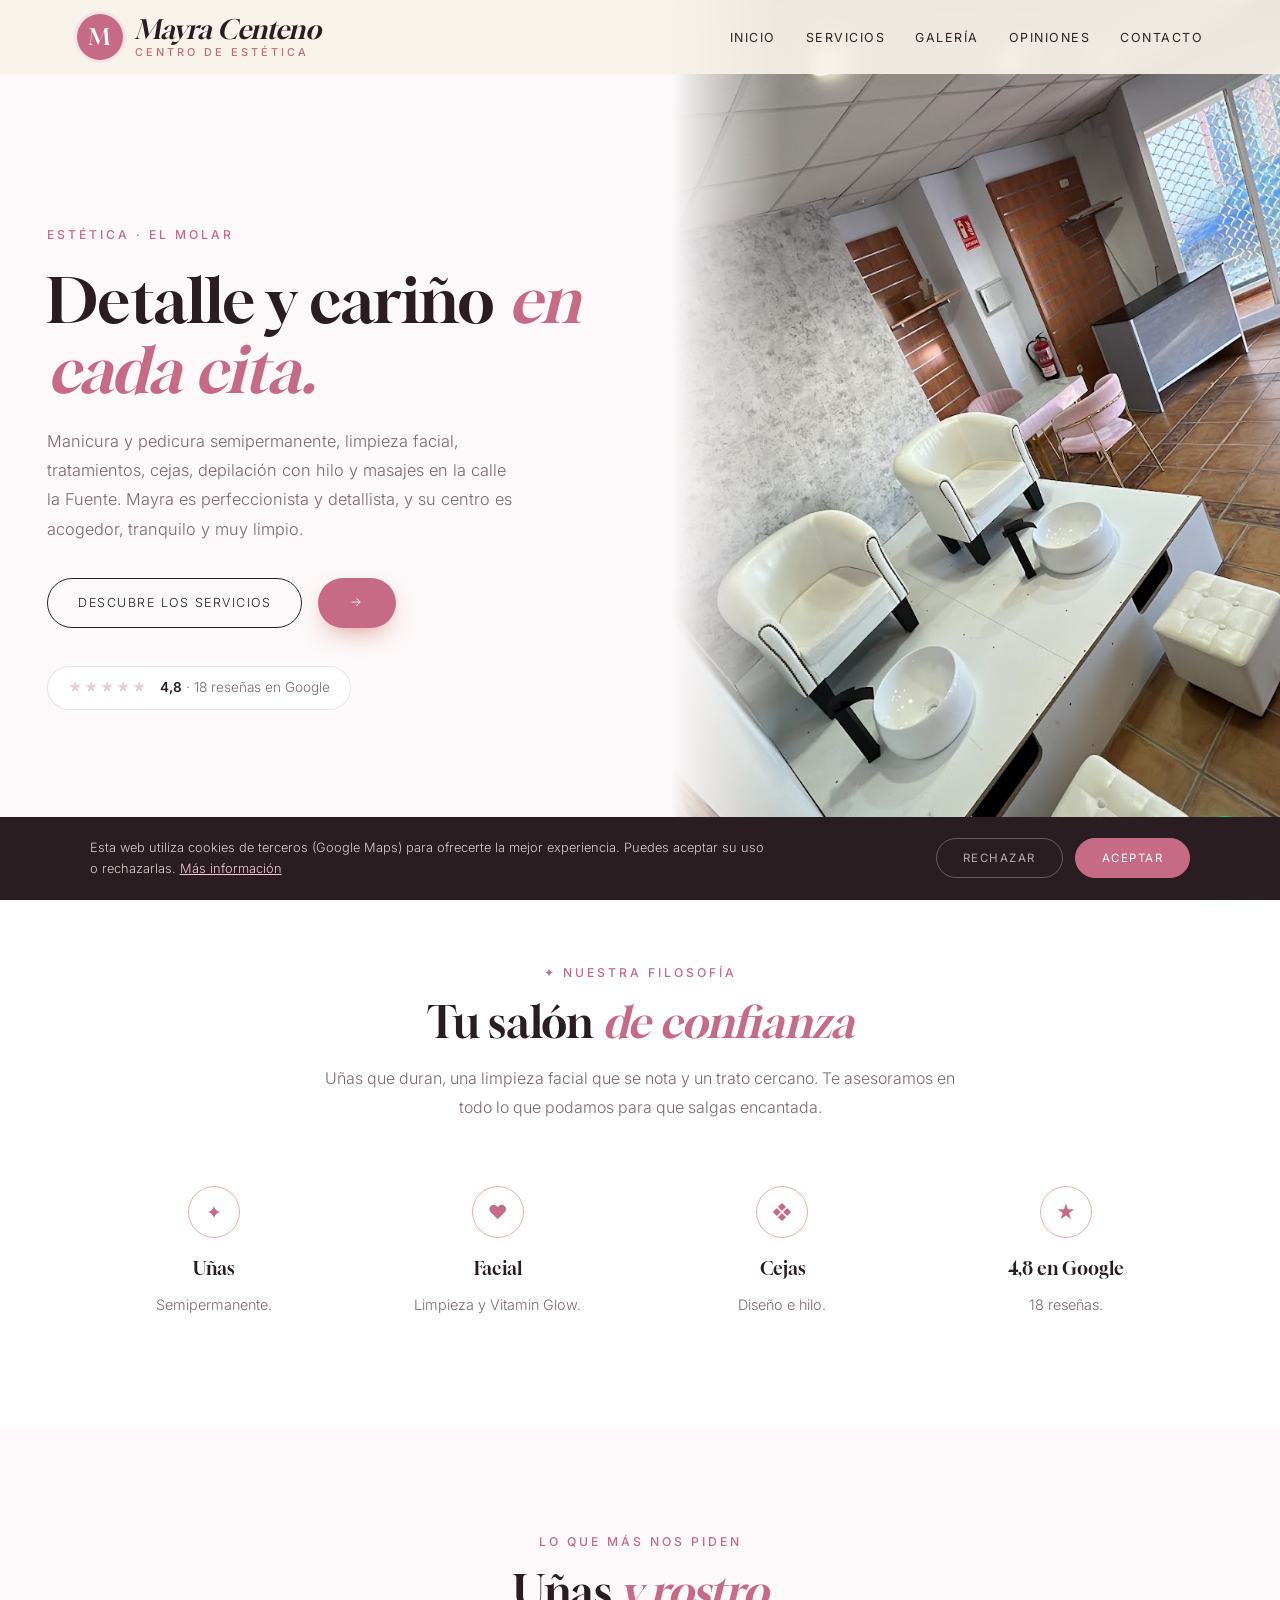
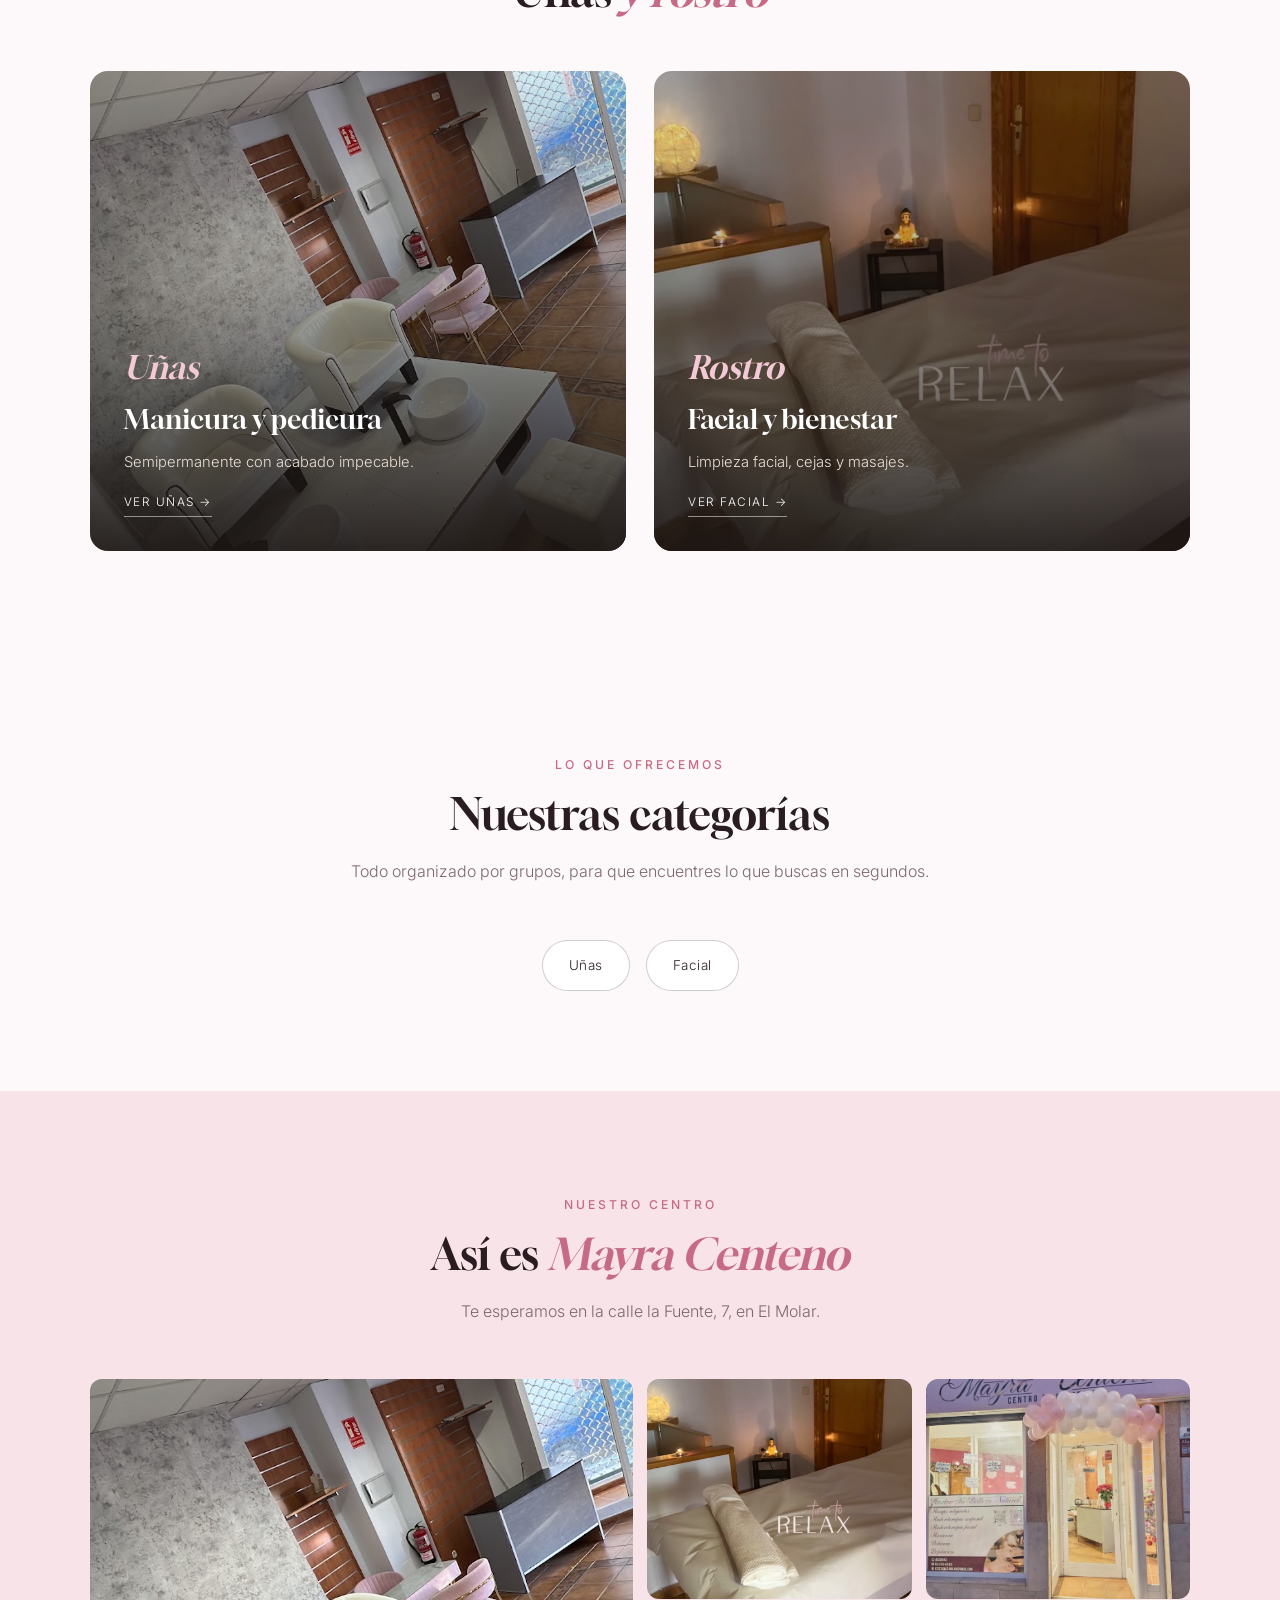
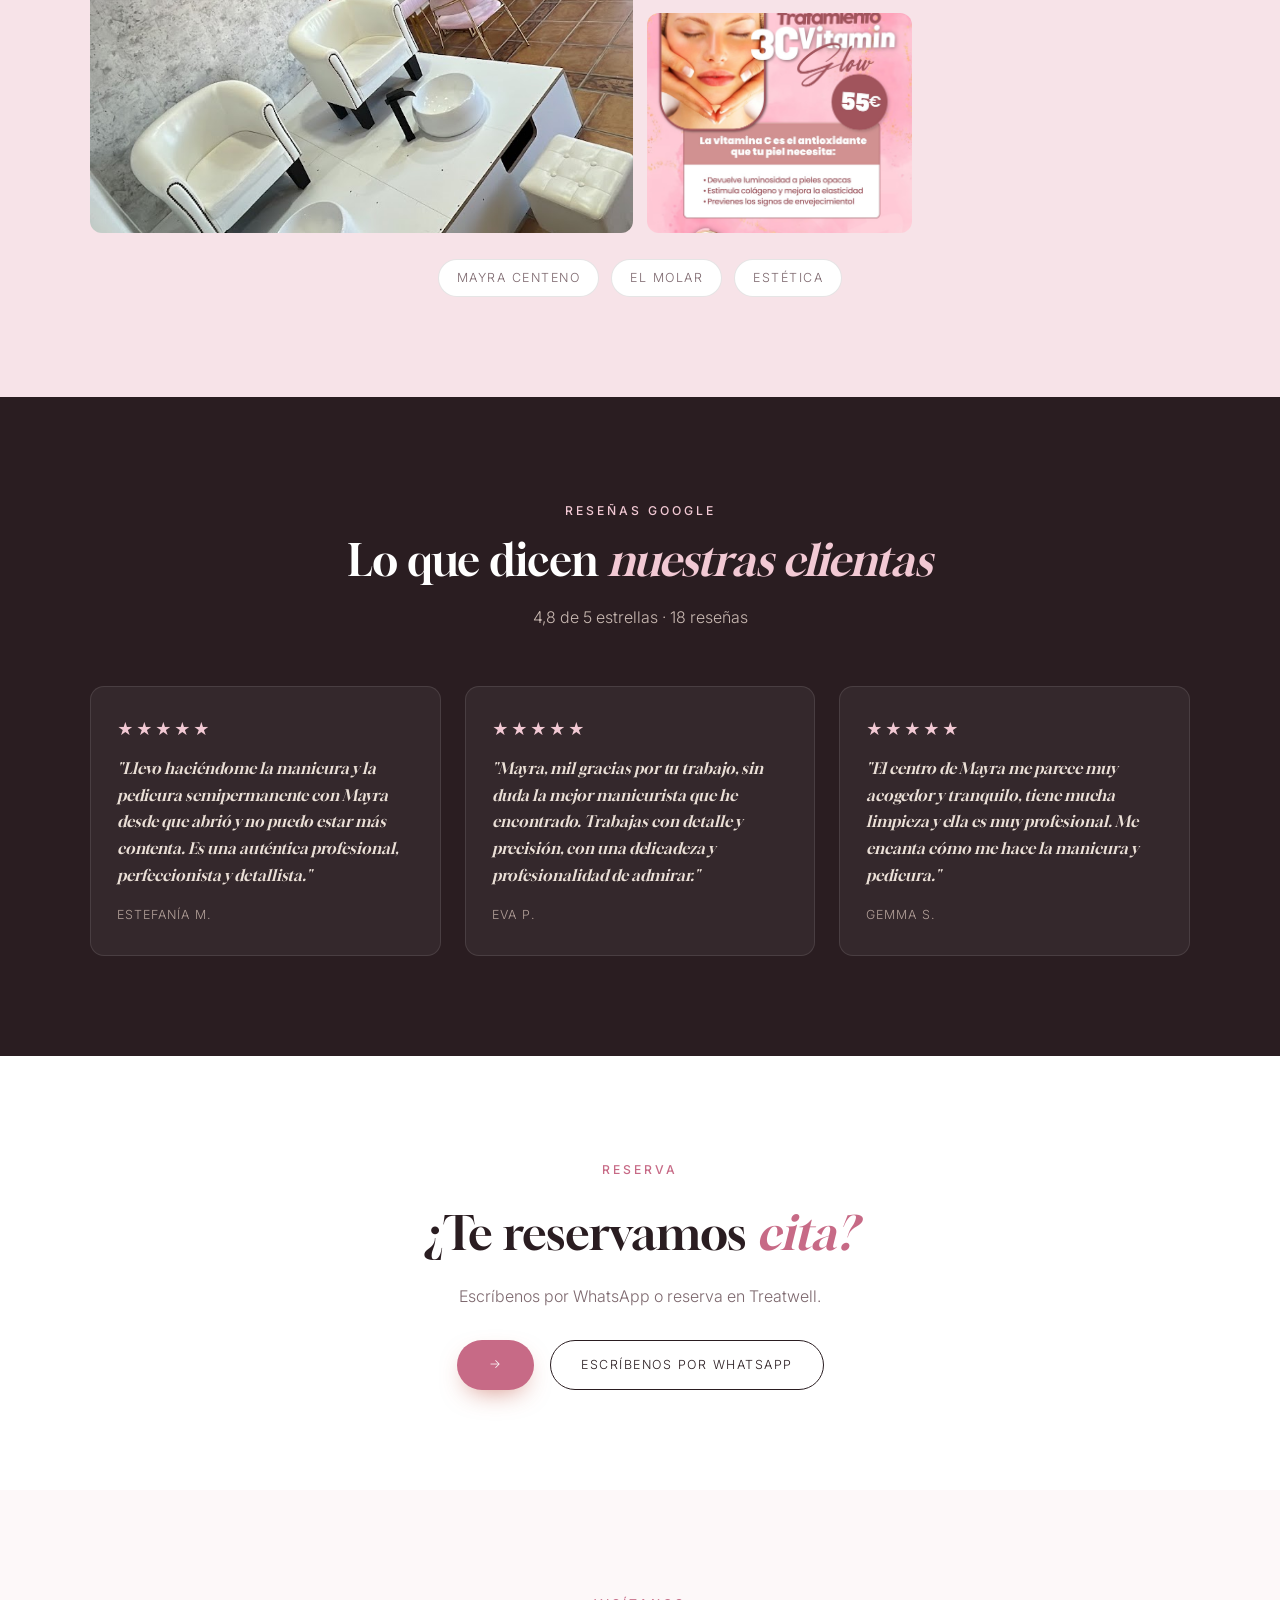
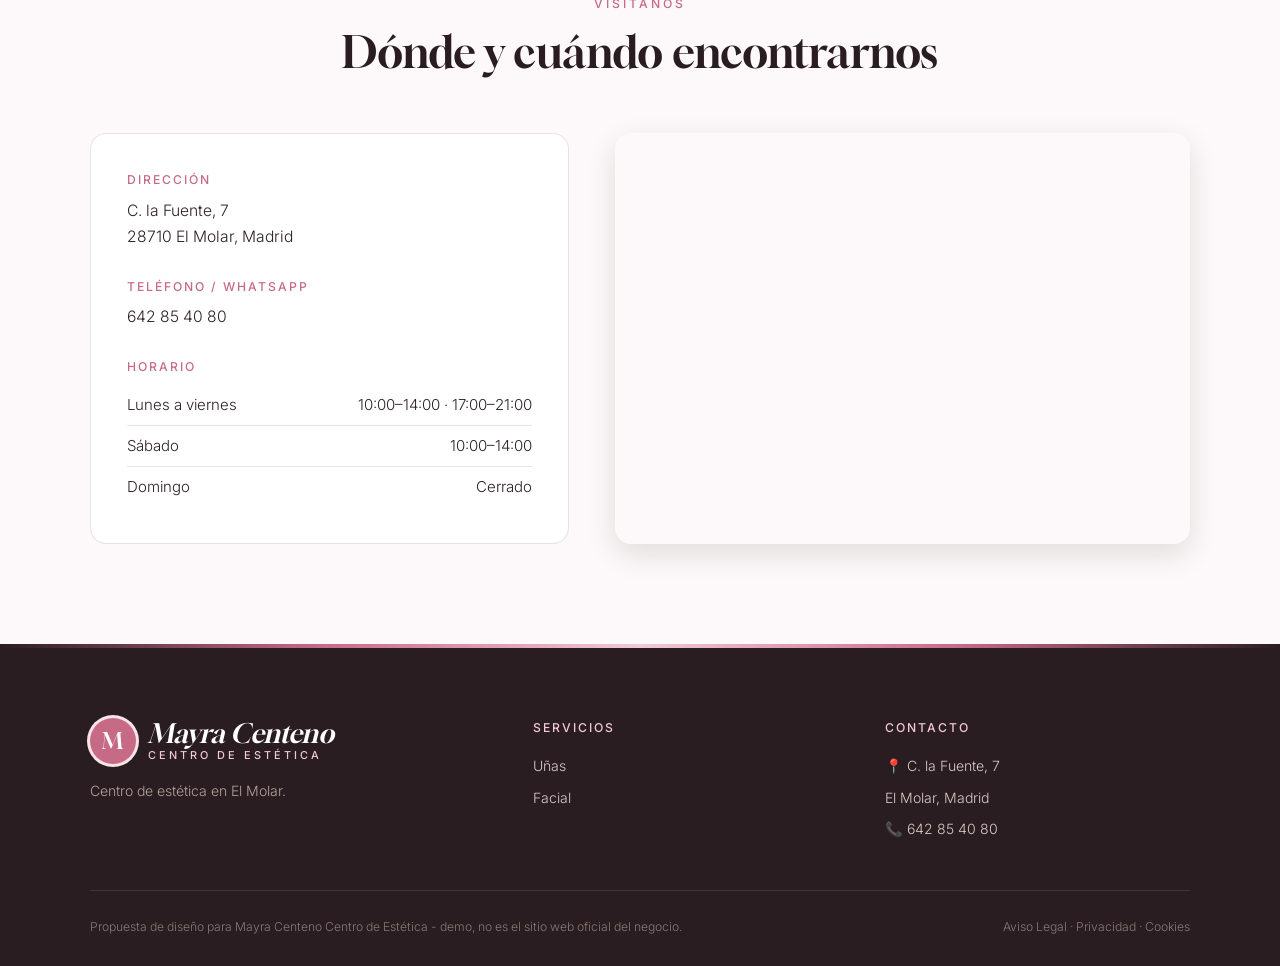
<file: index.html>
<!DOCTYPE html>
<html lang="es">
<head>
<meta charset="UTF-8">
<meta name="viewport" content="width=device-width, initial-scale=1.0">
<title>Mayra Centeno Centro de Estética — Manicura, pedicura y tratamientos faciales en El Molar</title>
<meta name="description" content="Mayra Centeno, centro de estética en C. la Fuente 7, El Molar. Manicura y pedicura semipermanente, limpieza facial, tratamiento 3C Vitamin Glow, diseño de cejas, depilación con hilo y masaje relajante. 4,8★ con 18 reseñas en Google.">
<meta name="theme-color" content="#2a1d21">
<meta property="og:title" content="Mayra Centeno Centro de Estética · El Molar">
<meta property="og:image" content="maps_09.jpg">

<link rel="preconnect" href="https://fonts.googleapis.com"><link rel="preconnect" href="https://fonts.gstatic.com" crossorigin><link href="https://fonts.googleapis.com/css2?family=Gloock&family=Inter:wght@300;400;500;600&display=swap" rel="stylesheet">
<link rel="stylesheet" href="styles.css">
</head>
<body>

<header id="header">
  <a href="index.html" class="logo" aria-label="Mayra Centeno Centro de Estética, inicio"><span class="logo-mark">M</span><span class="logo-text"><span class="script">Mayra Centeno</span><small>centro de estética</small></span></a>
  <nav id="nav" aria-label="Navegación principal"><ul><li><a href="index.html#inicio">Inicio</a></li><li><a href="servicios.html">Servicios</a></li><li><a href="index.html#galeria">Galería</a></li><li><a href="index.html#opiniones">Opiniones</a></li><li><a href="index.html#contacto">Contacto</a></li></ul></nav><button class="nav-toggle" id="navToggle" aria-label="Abrir menú">☰</button>
</header>

<section class="hero" id="inicio">
  <div class="hero-text">
    <span class="eyebrow">Estética · El Molar</span>
    <h1>Detalle y cariño <em>en cada cita.</em></h1>
    <p>Manicura y pedicura semipermanente, limpieza facial, tratamientos, cejas, depilación con hilo y masajes en la calle la Fuente. Mayra es perfeccionista y detallista, y su centro es acogedor, tranquilo y muy limpio.</p>
    <div class="hero-ctas">
      <a href="servicios.html" class="btn-outline">Descubre los servicios</a>
      <a href="" class="btn-solid" target="_blank" rel="noopener"> →</a>
    </div>
    <a class="hero-rating" href="https://www.google.com/maps/search/?api=1&query=Mayra+Centeno+centro+de+estetica,+C.+la+Fuente+7,+El+Molar" target="_blank" rel="noopener"><span class="stars">★★★★★</span><span><strong>4,8</strong> · 18 reseñas en Google</span></a>
  </div>
  <div class="hero-img"><img src="maps_09.jpg" alt="Centro de estética Mayra Centeno" style="object-position:center 50%;"></div>
</section>

<section class="trust">
  <div class="section-head">
    <span class="eyebrow">✦ Nuestra filosofía</span>
    <h2>Tu salón <em>de confianza</em></h2>
    <p>Uñas que duran, una limpieza facial que se nota y un trato cercano. Te asesoramos en todo lo que podamos para que salgas encantada.</p>
  </div>
  <div class="trust-grid">
    <div class="trust-card"><span class="trust-ic">✦</span><h3>Uñas</h3><p>Semipermanente.</p></div>
    <div class="trust-card"><span class="trust-ic">♥</span><h3>Facial</h3><p>Limpieza y Vitamin Glow.</p></div>
    <div class="trust-card"><span class="trust-ic">❖</span><h3>Cejas</h3><p>Diseño e hilo.</p></div>
    <div class="trust-card"><span class="trust-ic">★</span><h3>4,8 en Google</h3><p>18 reseñas.</p></div>
  </div>
</section>

<section class="worlds">
  <div class="section-head">
    <span class="eyebrow">Lo que más nos piden</span>
    <h2>Uñas <em>y rostro</em></h2>
  </div>
  <div class="worlds-grid">
    <a href="servicios.html#unas" class="world-card"><img src="maps_09.jpg" alt="Manicura y pedicura"><div class="world-text"><span class="script">Uñas</span><h3>Manicura y pedicura</h3><p>Semipermanente con acabado impecable.</p><span class="world-link">Ver uñas →</span></div></a>
    <a href="servicios.html#facial" class="world-card"><img src="maps_05.jpg" alt="Facial y bienestar"><div class="world-text"><span class="script">Rostro</span><h3>Facial y bienestar</h3><p>Limpieza facial, cejas y masajes.</p><span class="world-link">Ver facial →</span></div></a>
  </div>
</section>

<section>
  <div class="section-head">
    <span class="eyebrow">Lo que ofrecemos</span>
    <h2>Nuestras categorías</h2>
    <p>Todo organizado por grupos, para que encuentres lo que buscas en segundos.</p>
  </div>
  <div class="cat-pills">
    <a href="servicios.html#unas" class="cat-pill">Uñas</a>
    <a href="servicios.html#facial" class="cat-pill">Facial</a>
  </div>
</section>

<section class="gallery-wrap" id="galeria">
  <div class="section-head">
    <span class="eyebrow">Nuestro centro</span>
    <h2>Así es <em>Mayra Centeno</em></h2>
    <p>Te esperamos en la calle la Fuente, 7, en El Molar.</p>
  </div>
  <div class="gallery">
    <figure class="big"><img src="maps_09.jpg" alt="Zona de pedicura" loading="lazy"></figure>
    <figure><img src="maps_05.jpg" alt="Cabina de masajes" loading="lazy"></figure>
    <figure><img src="maps_03.jpg" alt="Nuestro centro" loading="lazy"></figure>
    <figure><img src="maps_11.jpg" alt="Tratamiento 3C Vitamin Glow" loading="lazy"></figure>
  </div>
  <div class="brands"><span>Mayra Centeno</span><span>El Molar</span><span>Estética</span></div>
</section>

<section class="reviews-wrap" id="opiniones">
  <div class="section-head">
    <span class="eyebrow">Reseñas Google</span>
    <h2>Lo que dicen <em>nuestras clientas</em></h2>
    <p>4,8 de 5 estrellas · 18 reseñas</p>
  </div>
  <div class="review-grid">
    <div class="review-card"><div class="stars">★★★★★</div><p>"Llevo haciéndome la manicura y la pedicura semipermanente con Mayra desde que abrió y no puedo estar más contenta. Es una auténtica profesional, perfeccionista y detallista."</p><cite>Estefanía M.</cite></div>
    <div class="review-card"><div class="stars">★★★★★</div><p>"Mayra, mil gracias por tu trabajo, sin duda la mejor manicurista que he encontrado. Trabajas con detalle y precisión, con una delicadeza y profesionalidad de admirar."</p><cite>Eva P.</cite></div>
    <div class="review-card"><div class="stars">★★★★★</div><p>"El centro de Mayra me parece muy acogedor y tranquilo, tiene mucha limpieza y ella es muy profesional. Me encanta cómo me hace la manicura y pedicura."</p><cite>Gemma S.</cite></div>
  </div>
</section>

<section class="cta-section">
  <span class="eyebrow">Reserva</span>
  <h2>¿Te reservamos <em>cita?</em></h2>
  <p>Escríbenos por WhatsApp o reserva en Treatwell.</p>
  <div class="cta-row">
    <a href="" class="btn-solid" target="_blank" rel="noopener"> →</a>
    <a href="https://wa.me/34642854080?text=Hola%2C%20quiero%20pedir%20cita%20en%20Mayra%20Centeno" class="btn-outline" target="_blank" rel="noopener">Escríbenos por WhatsApp</a>
  </div>
</section>

<section class="contact-section" id="contacto">
  <div class="section-head">
    <span class="eyebrow">Visítanos</span>
    <h2>Dónde y cuándo encontrarnos</h2>
  </div>
  <div class="contact-grid">
    <div class="contact-info">
      <div class="contact-block"><h3>Dirección</h3><p>C. la Fuente, 7<br>28710 El Molar, Madrid</p></div>
      <div class="contact-block"><h3>Teléfono / WhatsApp</h3><p><a href="tel:+34642854080">642 85 40 80</a></p></div>
      <div class="contact-block"><h3>Horario</h3><ul class="hours-list"><li><span>Lunes a viernes</span><span>10:00–14:00 · 17:00–21:00</span></li><li><span>Sábado</span><span>10:00–14:00</span></li><li><span>Domingo</span><span>Cerrado</span></li></ul></div>
      
    </div>
    <div class="contact-map">
      <iframe title="Mapa de Mayra Centeno Centro de Estética" src="https://www.google.com/maps?q=Mayra+Centeno+centro+de+estetica,+C.+la+Fuente+7,+El+Molar&output=embed" width="100%" height="100%" style="border:0;" allowfullscreen="" loading="lazy" referrerpolicy="no-referrer-when-downgrade"></iframe>
    </div>
  </div>
</section>

<footer>
  <div class="footer-grid">
    <div class="footer-brand">
      <a href="index.html" class="logo light"><span class="logo-mark">M</span><span class="logo-text"><span class="script">Mayra Centeno</span><small>centro de estética</small></span></a>
      <p>Centro de estética en El Molar.</p>
    </div>
    <div><h4>Servicios</h4><ul><li><a href="servicios.html#unas">Uñas</a></li><li><a href="servicios.html#facial">Facial</a></li></ul></div>
    <div><h4>Contacto</h4><ul><li>📍 C. la Fuente, 7</li><li>El Molar, Madrid</li><li>📞 <a href="tel:+34642854080">642 85 40 80</a></li></ul></div>
  </div>
  <div class="footer-bottom">
    <span>Propuesta de diseño para Mayra Centeno Centro de Estética - demo, no es el sitio web oficial del negocio.</span>
    <span><a href="aviso-legal.html">Aviso Legal</a> &middot; <a href="politica-privacidad.html">Privacidad</a> &middot; <a href="politica-cookies.html">Cookies</a></span>
  </div>
</footer>

<div id="cookie-banner" class="cookie-banner"><p>Esta web utiliza cookies de terceros (Google Maps) para ofrecerte la mejor experiencia. Puedes aceptar su uso o rechazarlas. <a href="politica-cookies.html">Más información</a></p><div class="cookie-actions"><button onclick="setCookieChoice('rejected')" class="ck-reject">Rechazar</button><button onclick="setCookieChoice('accepted')" class="ck-accept">Aceptar</button></div></div>
<div class="social-fabs"><a class="wa-fab" href="https://wa.me/34642854080?text=Hola%2C%20quiero%20pedir%20cita%20en%20Mayra%20Centeno" target="_blank" rel="noopener" aria-label="Escribir por WhatsApp"><svg width="28" height="28" viewBox="0 0 24 24" fill="white"><path d="M17.5 14.4c-.3-.1-1.8-.9-2-1s-.5-.1-.7.1-.8 1-.9 1.2-.3.2-.6.1a8.2 8.2 0 0 1-2.4-1.5 9 9 0 0 1-1.7-2.1c-.2-.3 0-.5.1-.6l.4-.5.3-.5v-.5l-.9-2.2c-.2-.6-.5-.5-.7-.5h-.6a1.1 1.1 0 0 0-.8.4 3.4 3.4 0 0 0-1 2.5 5.9 5.9 0 0 0 1.2 3.1 13.5 13.5 0 0 0 5.2 4.6c2.6 1 2.6.7 3.1.6a2.6 2.6 0 0 0 1.7-1.2 2.1 2.1 0 0 0 .2-1.2c-.1-.1-.3-.2-.6-.3ZM12 21.8a9.8 9.8 0 0 1-5-1.4l-.4-.2-3.7 1 1-3.6-.2-.4A9.8 9.8 0 1 1 12 21.8Zm8.4-18.3A11.8 11.8 0 0 0 1.8 17.7L.2 23.8l6.3-1.6a11.8 11.8 0 0 0 5.6 1.4A11.8 11.8 0 0 0 20.4 3.5Z"/></svg></a></div>
<script src="main.js"></script>
</body>
</html>
</file>
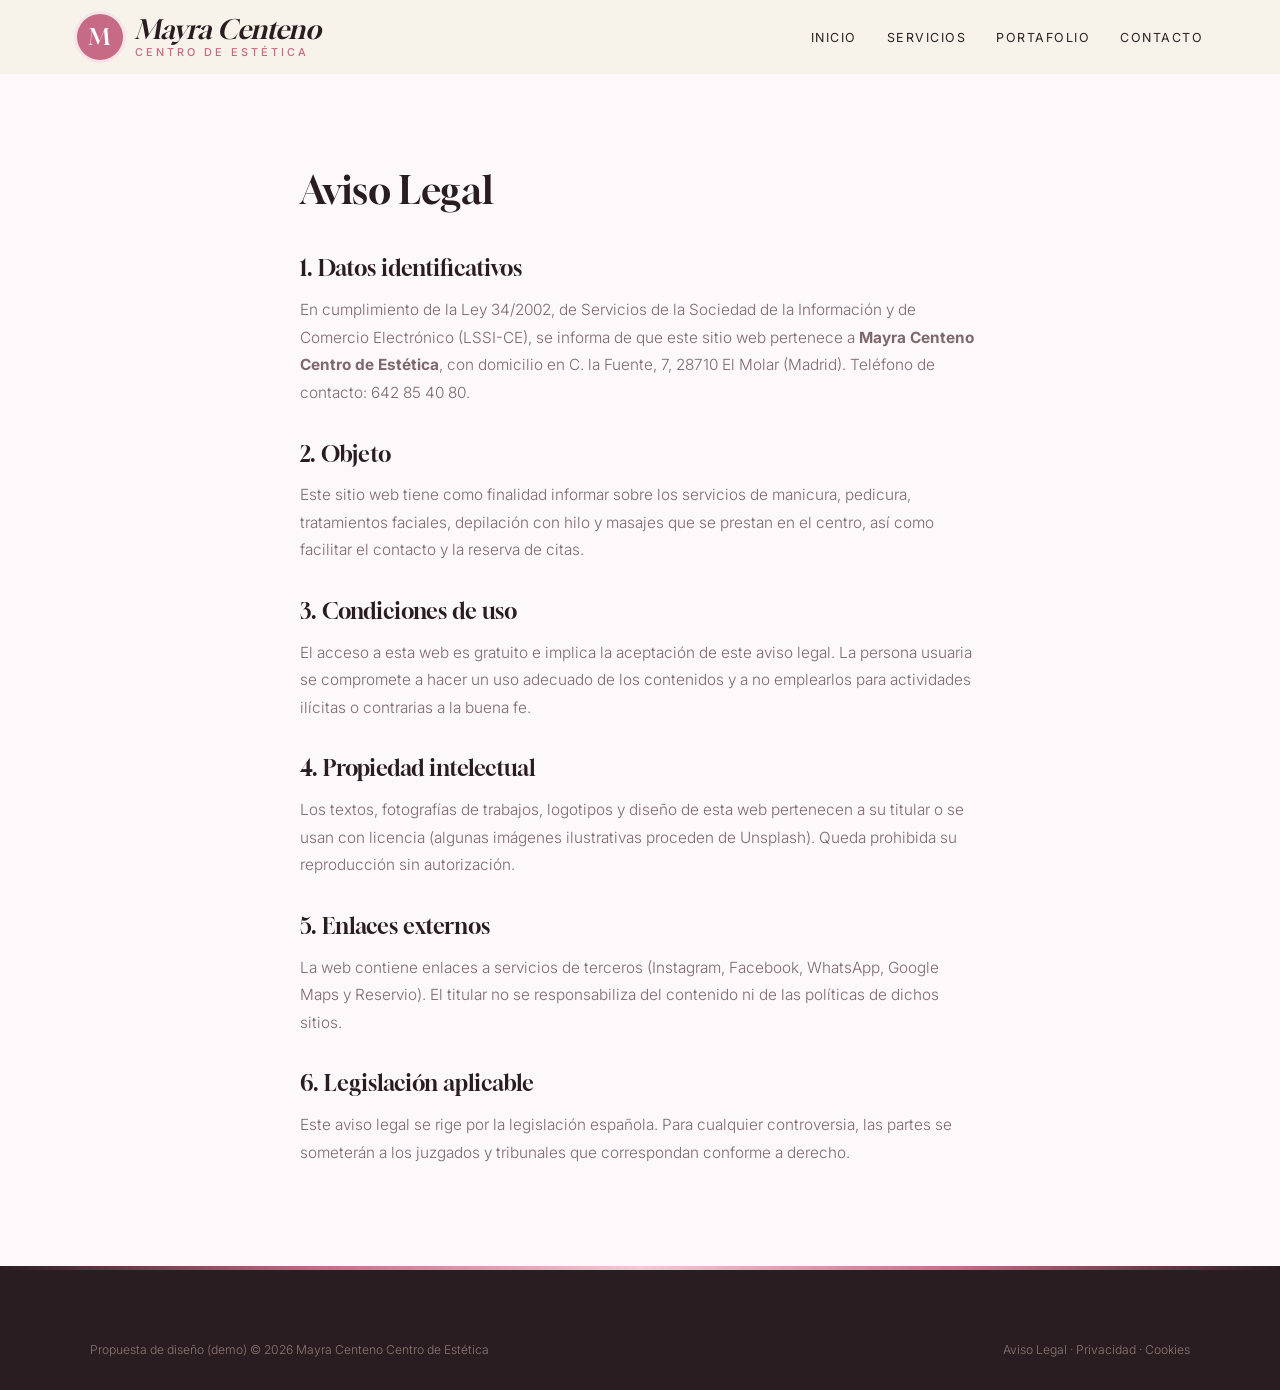
<file: aviso-legal.html>
<!DOCTYPE html>
<html lang="es">
<head>
<meta charset="UTF-8">
<meta name="viewport" content="width=device-width, initial-scale=1.0">
<title>Aviso Legal — Mayra Centeno Centro de Estética</title>
<meta name="robots" content="noindex">

<link rel="preconnect" href="https://fonts.googleapis.com">
<link href="https://fonts.googleapis.com/css2?family=Gloock&family=Inter:wght@300;400;500;600&display=swap" rel="stylesheet">
<link rel="stylesheet" href="styles.css">
</head>
<body>
<header id="header" class="scrolled">
  <a href="index.html" class="logo" aria-label="Mayra Centeno Centro de Estética, inicio">
    <span class="logo-mark">M</span>
    <span class="logo-text"><span class="script">Mayra Centeno</span><small>centro de estética</small></span>
  </a>
  <nav id="nav" aria-label="Navegación principal">
    <ul>
      <li><a href="index.html#inicio">Inicio</a></li>
      <li><a href="servicios.html">Servicios</a></li>
      <li><a href="portafolio.html">Portafolio</a></li>
      <li><a href="index.html#contacto">Contacto</a></li>
    </ul>
  </nav>
  <button class="nav-toggle" id="navToggle" aria-label="Abrir menú">☰</button>
</header>
<main class="legal"><h1>Aviso Legal</h1>
<h2>1. Datos identificativos</h2>
<p>En cumplimiento de la Ley 34/2002, de Servicios de la Sociedad de la Información y de Comercio Electrónico (LSSI-CE), se informa de que este sitio web pertenece a <strong>Mayra Centeno Centro de Estética</strong>, con domicilio en C. la Fuente, 7, 28710 El Molar (Madrid). Teléfono de contacto: 642 85 40 80.</p>
<h2>2. Objeto</h2>
<p>Este sitio web tiene como finalidad informar sobre los servicios de manicura, pedicura, tratamientos faciales, depilación con hilo y masajes que se prestan en el centro, así como facilitar el contacto y la reserva de citas.</p>
<h2>3. Condiciones de uso</h2>
<p>El acceso a esta web es gratuito e implica la aceptación de este aviso legal. La persona usuaria se compromete a hacer un uso adecuado de los contenidos y a no emplearlos para actividades ilícitas o contrarias a la buena fe.</p>
<h2>4. Propiedad intelectual</h2>
<p>Los textos, fotografías de trabajos, logotipos y diseño de esta web pertenecen a su titular o se usan con licencia (algunas imágenes ilustrativas proceden de Unsplash). Queda prohibida su reproducción sin autorización.</p>
<h2>5. Enlaces externos</h2>
<p>La web contiene enlaces a servicios de terceros (Instagram, Facebook, WhatsApp, Google Maps y Reservio). El titular no se responsabiliza del contenido ni de las políticas de dichos sitios.</p>
<h2>6. Legislación aplicable</h2>
<p>Este aviso legal se rige por la legislación española. Para cualquier controversia, las partes se someterán a los juzgados y tribunales que correspondan conforme a derecho.</p></main>
<footer>
  <div class="footer-bottom" style="margin-top:0">
    <span>Propuesta de diseño (demo) © 2026 Mayra Centeno Centro de Estética</span>
    <span><a href="aviso-legal.html">Aviso Legal</a> &middot; <a href="politica-privacidad.html">Privacidad</a> &middot; <a href="politica-cookies.html">Cookies</a></span>
  </div>
</footer>
<script src="main.js"></script>
</body>
</html>
</file>
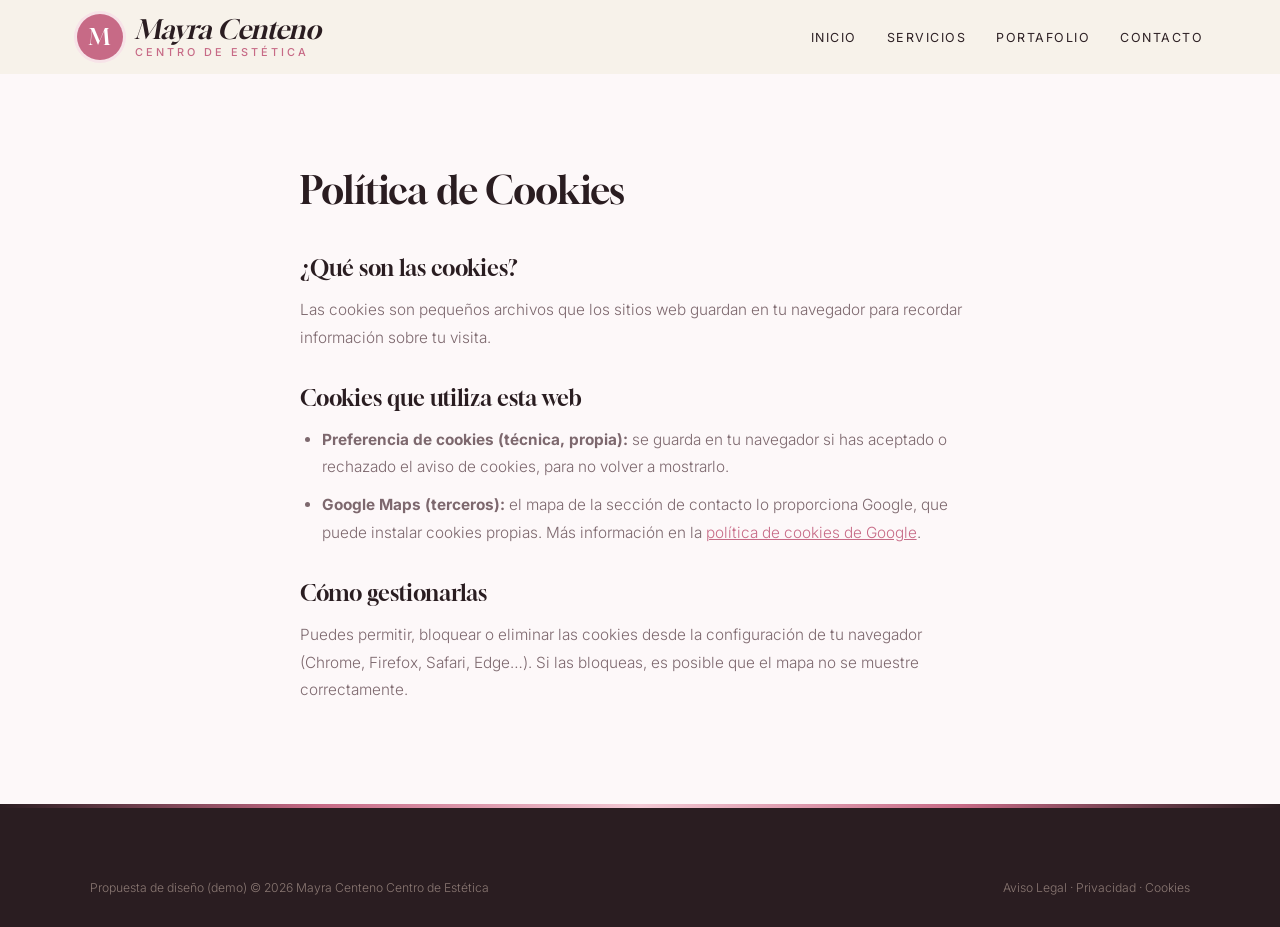
<file: politica-cookies.html>
<!DOCTYPE html>
<html lang="es">
<head>
<meta charset="UTF-8">
<meta name="viewport" content="width=device-width, initial-scale=1.0">
<title>Política de Cookies — Mayra Centeno Centro de Estética</title>
<meta name="robots" content="noindex">

<link rel="preconnect" href="https://fonts.googleapis.com">
<link href="https://fonts.googleapis.com/css2?family=Gloock&family=Inter:wght@300;400;500;600&display=swap" rel="stylesheet">
<link rel="stylesheet" href="styles.css">
</head>
<body>
<header id="header" class="scrolled">
  <a href="index.html" class="logo" aria-label="Mayra Centeno Centro de Estética, inicio">
    <span class="logo-mark">M</span>
    <span class="logo-text"><span class="script">Mayra Centeno</span><small>centro de estética</small></span>
  </a>
  <nav id="nav" aria-label="Navegación principal">
    <ul>
      <li><a href="index.html#inicio">Inicio</a></li>
      <li><a href="servicios.html">Servicios</a></li>
      <li><a href="portafolio.html">Portafolio</a></li>
      <li><a href="index.html#contacto">Contacto</a></li>
    </ul>
  </nav>
  <button class="nav-toggle" id="navToggle" aria-label="Abrir menú">☰</button>
</header>
<main class="legal"><h1>Política de Cookies</h1>
<h2>¿Qué son las cookies?</h2>
<p>Las cookies son pequeños archivos que los sitios web guardan en tu navegador para recordar información sobre tu visita.</p>
<h2>Cookies que utiliza esta web</h2>
<ul>
<li><strong>Preferencia de cookies (técnica, propia):</strong> se guarda en tu navegador si has aceptado o rechazado el aviso de cookies, para no volver a mostrarlo.</li>
<li><strong>Google Maps (terceros):</strong> el mapa de la sección de contacto lo proporciona Google, que puede instalar cookies propias. Más información en la <a href="https://policies.google.com/technologies/cookies" target="_blank" rel="noopener">política de cookies de Google</a>.</li>
</ul>
<h2>Cómo gestionarlas</h2>
<p>Puedes permitir, bloquear o eliminar las cookies desde la configuración de tu navegador (Chrome, Firefox, Safari, Edge…). Si las bloqueas, es posible que el mapa no se muestre correctamente.</p></main>
<footer>
  <div class="footer-bottom" style="margin-top:0">
    <span>Propuesta de diseño (demo) © 2026 Mayra Centeno Centro de Estética</span>
    <span><a href="aviso-legal.html">Aviso Legal</a> &middot; <a href="politica-privacidad.html">Privacidad</a> &middot; <a href="politica-cookies.html">Cookies</a></span>
  </div>
</footer>
<script src="main.js"></script>
</body>
</html>
</file>
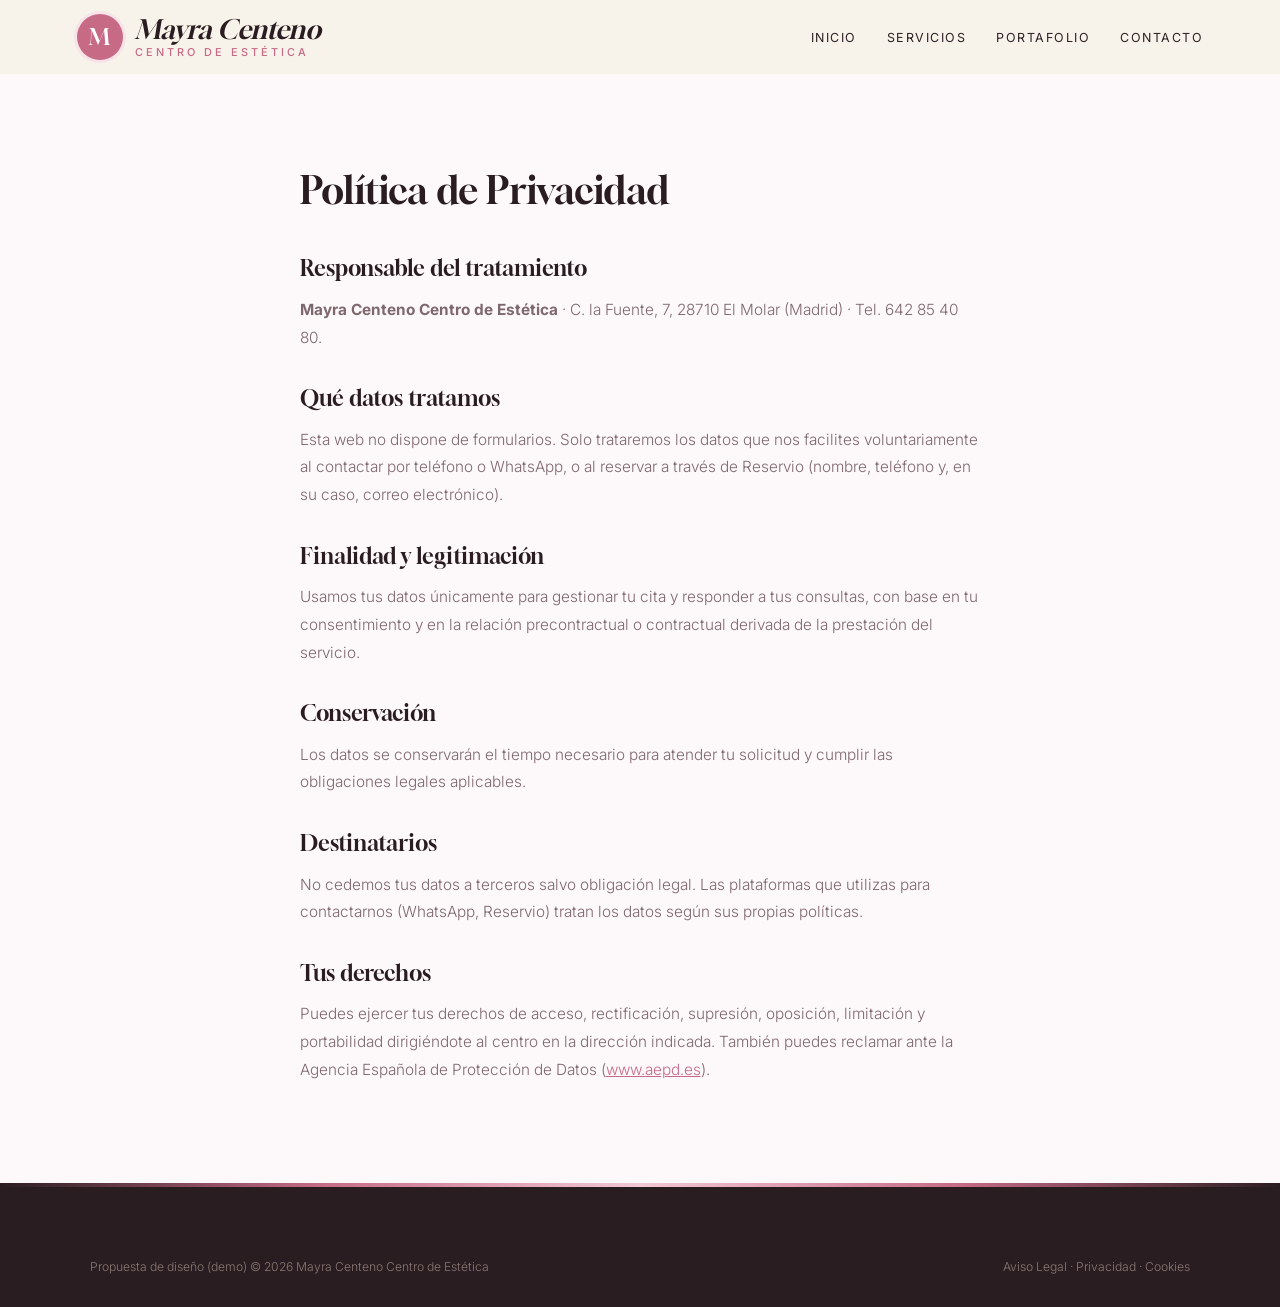
<file: politica-privacidad.html>
<!DOCTYPE html>
<html lang="es">
<head>
<meta charset="UTF-8">
<meta name="viewport" content="width=device-width, initial-scale=1.0">
<title>Política de Privacidad — Mayra Centeno Centro de Estética</title>
<meta name="robots" content="noindex">

<link rel="preconnect" href="https://fonts.googleapis.com">
<link href="https://fonts.googleapis.com/css2?family=Gloock&family=Inter:wght@300;400;500;600&display=swap" rel="stylesheet">
<link rel="stylesheet" href="styles.css">
</head>
<body>
<header id="header" class="scrolled">
  <a href="index.html" class="logo" aria-label="Mayra Centeno Centro de Estética, inicio">
    <span class="logo-mark">M</span>
    <span class="logo-text"><span class="script">Mayra Centeno</span><small>centro de estética</small></span>
  </a>
  <nav id="nav" aria-label="Navegación principal">
    <ul>
      <li><a href="index.html#inicio">Inicio</a></li>
      <li><a href="servicios.html">Servicios</a></li>
      <li><a href="portafolio.html">Portafolio</a></li>
      <li><a href="index.html#contacto">Contacto</a></li>
    </ul>
  </nav>
  <button class="nav-toggle" id="navToggle" aria-label="Abrir menú">☰</button>
</header>
<main class="legal"><h1>Política de Privacidad</h1>
<h2>Responsable del tratamiento</h2>
<p><strong>Mayra Centeno Centro de Estética</strong> · C. la Fuente, 7, 28710 El Molar (Madrid) · Tel. 642 85 40 80.</p>
<h2>Qué datos tratamos</h2>
<p>Esta web no dispone de formularios. Solo trataremos los datos que nos facilites voluntariamente al contactar por teléfono o WhatsApp, o al reservar a través de Reservio (nombre, teléfono y, en su caso, correo electrónico).</p>
<h2>Finalidad y legitimación</h2>
<p>Usamos tus datos únicamente para gestionar tu cita y responder a tus consultas, con base en tu consentimiento y en la relación precontractual o contractual derivada de la prestación del servicio.</p>
<h2>Conservación</h2>
<p>Los datos se conservarán el tiempo necesario para atender tu solicitud y cumplir las obligaciones legales aplicables.</p>
<h2>Destinatarios</h2>
<p>No cedemos tus datos a terceros salvo obligación legal. Las plataformas que utilizas para contactarnos (WhatsApp, Reservio) tratan los datos según sus propias políticas.</p>
<h2>Tus derechos</h2>
<p>Puedes ejercer tus derechos de acceso, rectificación, supresión, oposición, limitación y portabilidad dirigiéndote al centro en la dirección indicada. También puedes reclamar ante la Agencia Española de Protección de Datos (<a href="https://www.aepd.es" target="_blank" rel="noopener">www.aepd.es</a>).</p></main>
<footer>
  <div class="footer-bottom" style="margin-top:0">
    <span>Propuesta de diseño (demo) © 2026 Mayra Centeno Centro de Estética</span>
    <span><a href="aviso-legal.html">Aviso Legal</a> &middot; <a href="politica-privacidad.html">Privacidad</a> &middot; <a href="politica-cookies.html">Cookies</a></span>
  </div>
</footer>
<script src="main.js"></script>
</body>
</html>
</file>
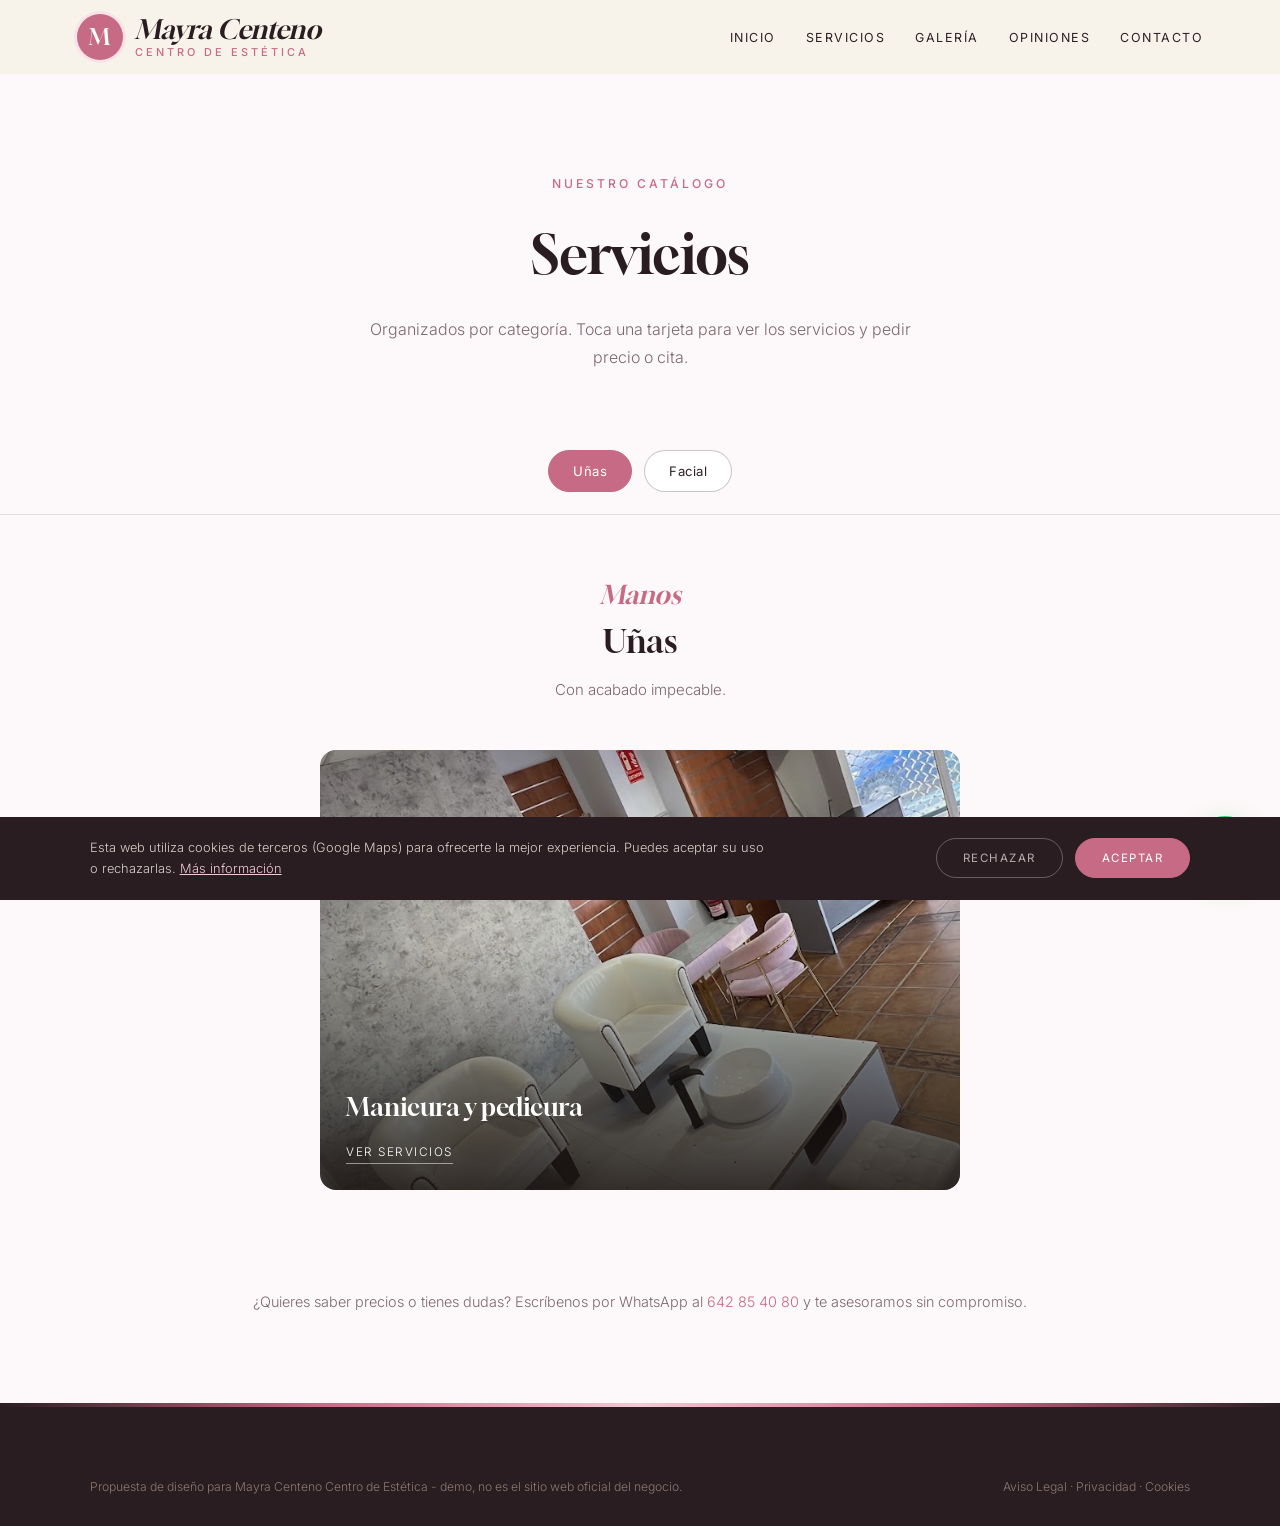
<file: servicios.html>
<!DOCTYPE html>
<html lang="es">
<head>
<meta charset="UTF-8">
<meta name="viewport" content="width=device-width, initial-scale=1.0">
<title>Servicios — Mayra Centeno Centro de Estética · El Molar</title>
<meta name="description" content="Servicios de Mayra Centeno Centro de Estética en El Molar.">

<link rel="preconnect" href="https://fonts.googleapis.com"><link rel="preconnect" href="https://fonts.gstatic.com" crossorigin><link href="https://fonts.googleapis.com/css2?family=Gloock&family=Inter:wght@300;400;500;600&display=swap" rel="stylesheet">
<link rel="stylesheet" href="styles.css">
</head>
<body>

<header id="header" class="scrolled">
  <a href="index.html" class="logo" aria-label="Mayra Centeno Centro de Estética, inicio"><span class="logo-mark">M</span><span class="logo-text"><span class="script">Mayra Centeno</span><small>centro de estética</small></span></a>
  <nav id="nav" aria-label="Navegación principal"><ul><li><a href="index.html#inicio">Inicio</a></li><li><a href="servicios.html">Servicios</a></li><li><a href="index.html#galeria">Galería</a></li><li><a href="index.html#opiniones">Opiniones</a></li><li><a href="index.html#contacto">Contacto</a></li></ul></nav><button class="nav-toggle" id="navToggle" aria-label="Abrir menú">☰</button>
</header>

<div class="page-hero">
  <span class="eyebrow">Nuestro catálogo</span>
  <h1>Servicios</h1>
  <p>Organizados por categoría. Toca una tarjeta para ver los servicios y pedir precio o cita.</p>
</div>

<div class="tabs">
  <button class="tab-btn active" data-tab="unas">Uñas</button>
  <button class="tab-btn" data-tab="facial">Facial</button>
  
</div>

<div class="tab-panel active" id="unas">
  <div class="tab-intro"><span class="script">Manos</span><h2>Uñas</h2><p>Con acabado impecable.</p></div>
  <div class="cat-grid single">
    <div class="cat-card" onclick="openModal('unas')"><img src="maps_09.jpg" alt="Manicura y pedicura" loading="lazy"><div class="cat-card-text"><h3>Manicura y pedicura</h3><span>Ver servicios</span></div></div>
  </div>
</div>

<div class="tab-panel" id="facial">
  <div class="tab-intro"><span class="script">Rostro</span><h2>Facial</h2><p>Piel cuidada.</p></div>
  <div class="cat-grid single">
    <div class="cat-card" onclick="openModal('facial')"><img src="maps_05.jpg" alt="Facial y bienestar" loading="lazy"><div class="cat-card-text"><h3>Facial y bienestar</h3><span>Ver servicios</span></div></div>
  </div>
</div>


<p class="services-note">¿Quieres saber precios o tienes dudas? Escríbenos por WhatsApp al <a href="https://wa.me/34642854080" target="_blank" rel="noopener" style="color:var(--red)">642 85 40 80</a> y te asesoramos sin compromiso.</p>

<div class="modal-overlay" id="modal-unas"><div class="modal">
  <button class="modal-close" onclick="closeModal('unas')" aria-label="Cerrar">×</button>
  <h3>Manicura y pedicura</h3><p class="modal-sub">Manos y pies</p>
  <div class="svc-row"><div><div class="svc-name">Manicura semipermanente</div><span class="svc-desc"></span></div><div class="svc-price">Consultar</div></div>
  <div class="svc-row"><div><div class="svc-name">Pedicura semipermanente</div><span class="svc-desc"></span></div><div class="svc-price">Consultar</div></div>
  <div class="svc-row"><div><div class="svc-name">Uñas baby boomer</div><span class="svc-desc"></span></div><div class="svc-price">Consultar</div></div>
  <div class="svc-row"><div><div class="svc-name">Uñas para novias</div><span class="svc-desc"></span></div><div class="svc-price">Consultar</div></div>
  <a class="modal-cta" href="" target="_blank" rel="noopener">Reservar cita</a>
  <a class="modal-cta alt" href="https://wa.me/34642854080?text=Hola%2C%20quiero%20informaci%C3%B3n%20sobre%20manicura%20y%20pedicura" target="_blank" rel="noopener">Consultar por WhatsApp</a>
</div></div>

<div class="modal-overlay" id="modal-facial"><div class="modal">
  <button class="modal-close" onclick="closeModal('facial')" aria-label="Cerrar">×</button>
  <h3>Facial y bienestar</h3><p class="modal-sub">Rostro y cuerpo</p>
  <div class="svc-row"><div><div class="svc-name">Tratamiento 3C Vitamin Glow 55 €</div><span class="svc-desc"></span></div><div class="svc-price">Consultar</div></div>
  <div class="svc-row"><div><div class="svc-name">Limpieza facial profesional</div><span class="svc-desc"></span></div><div class="svc-price">Consultar</div></div>
  <div class="svc-row"><div><div class="svc-name">Diseño de cejas</div><span class="svc-desc"></span></div><div class="svc-price">Consultar</div></div>
  <div class="svc-row"><div><div class="svc-name">Depilación con hilo facial</div><span class="svc-desc"></span></div><div class="svc-price">Consultar</div></div>
  <div class="svc-row"><div><div class="svc-name">Masaje relajante</div><span class="svc-desc"></span></div><div class="svc-price">Consultar</div></div>
  <a class="modal-cta" href="" target="_blank" rel="noopener">Reservar cita</a>
  <a class="modal-cta alt" href="https://wa.me/34642854080?text=Hola%2C%20quiero%20informaci%C3%B3n%20sobre%20facial%20y%20bienestar" target="_blank" rel="noopener">Consultar por WhatsApp</a>
</div></div>


<footer>
  <div class="footer-bottom" style="margin-top:0">
    <span>Propuesta de diseño para Mayra Centeno Centro de Estética - demo, no es el sitio web oficial del negocio.</span>
    <span><a href="aviso-legal.html">Aviso Legal</a> &middot; <a href="politica-privacidad.html">Privacidad</a> &middot; <a href="politica-cookies.html">Cookies</a></span>
  </div>
</footer>

<div id="cookie-banner" class="cookie-banner"><p>Esta web utiliza cookies de terceros (Google Maps) para ofrecerte la mejor experiencia. Puedes aceptar su uso o rechazarlas. <a href="politica-cookies.html">Más información</a></p><div class="cookie-actions"><button onclick="setCookieChoice('rejected')" class="ck-reject">Rechazar</button><button onclick="setCookieChoice('accepted')" class="ck-accept">Aceptar</button></div></div>
<div class="social-fabs"><a class="wa-fab" href="https://wa.me/34642854080?text=Hola%2C%20quiero%20pedir%20cita%20en%20Mayra%20Centeno" target="_blank" rel="noopener" aria-label="Escribir por WhatsApp"><svg width="28" height="28" viewBox="0 0 24 24" fill="white"><path d="M17.5 14.4c-.3-.1-1.8-.9-2-1s-.5-.1-.7.1-.8 1-.9 1.2-.3.2-.6.1a8.2 8.2 0 0 1-2.4-1.5 9 9 0 0 1-1.7-2.1c-.2-.3 0-.5.1-.6l.4-.5.3-.5v-.5l-.9-2.2c-.2-.6-.5-.5-.7-.5h-.6a1.1 1.1 0 0 0-.8.4 3.4 3.4 0 0 0-1 2.5 5.9 5.9 0 0 0 1.2 3.1 13.5 13.5 0 0 0 5.2 4.6c2.6 1 2.6.7 3.1.6a2.6 2.6 0 0 0 1.7-1.2 2.1 2.1 0 0 0 .2-1.2c-.1-.1-.3-.2-.6-.3ZM12 21.8a9.8 9.8 0 0 1-5-1.4l-.4-.2-3.7 1 1-3.6-.2-.4A9.8 9.8 0 1 1 12 21.8Zm8.4-18.3A11.8 11.8 0 0 0 1.8 17.7L.2 23.8l6.3-1.6a11.8 11.8 0 0 0 5.6 1.4A11.8 11.8 0 0 0 20.4 3.5Z"/></svg></a></div>
<script src="main.js"></script>
</body>
</html>
</file>
<file: styles.css>
:root{
  --cream:#fdf8f9; --paper:#ffffff; --tint:#f7e3e8; --ink:#2e2125; --dark:#2a1d21; --muted:#7d686e;
  --red:#c76a86; --red-dark:#a1526a; --teal:#c76a86; --gold:#f2c9d4; --line:rgba(0,0,0,.1);
  --brand-gradient:linear-gradient(90deg,#2a1d21,#c76a86,#f2c9d4,#c76a86,#2a1d21);
}
*{margin:0;padding:0;box-sizing:border-box;}
html{scroll-behavior:smooth;}
body{font-family:'Inter',sans-serif;background:var(--cream);color:var(--ink);overflow-x:hidden;font-weight:300;line-height:1.6;}
a{text-decoration:none;color:inherit;}
h1,h2,h3{font-family:'Gloock',serif;font-weight:500;}
h1 em,h2 em{font-style:italic;color:var(--red);}
img{max-width:100%;display:block;}
.script{font-family:'Gloock',serif;font-style:italic;}

/* HEADER */
header{position:fixed;top:0;left:0;right:0;z-index:100;display:flex;justify-content:space-between;align-items:center;padding:14px 6%;background:rgba(247,241,233,.92);backdrop-filter:blur(10px);-webkit-backdrop-filter:blur(10px);transition:box-shadow .3s,padding .3s;}
header.scrolled{box-shadow:0 2px 24px rgba(28,22,20,.1);padding:8px 6%;}
.logo{display:flex;align-items:center;gap:12px;color:var(--dark);}
.logo-badge{width:58px;height:58px;border-radius:50%;object-fit:cover;box-shadow:0 0 0 2px var(--gold),0 6px 16px rgba(28,22,20,.15);transition:width .3s,height .3s;}
header.scrolled .logo-badge{width:46px;height:46px;}
.logo-text{display:flex;flex-direction:column;line-height:1;}
.logo-text .script{font-size:1.65rem;color:var(--dark);}
.logo-text small{font-size:.68rem;letter-spacing:3px;text-transform:uppercase;color:var(--red);margin-top:4px;font-weight:500;}
.logo.light .logo-text .script{color:#fff;}
.logo.light .logo-text small{color:var(--gold);}
nav ul{list-style:none;display:flex;gap:30px;}
nav a{font-size:.78rem;letter-spacing:1.5px;text-transform:uppercase;font-weight:400;position:relative;padding:4px 0;}
nav a::after{content:"";position:absolute;left:0;bottom:-2px;height:1px;width:100%;background:var(--red);transform:scaleX(0);transform-origin:right;transition:transform .3s;}
nav a:hover::after{transform:scaleX(1);transform-origin:left;}
.nav-toggle{display:none;font-size:1.6rem;background:none;border:none;color:var(--dark);cursor:pointer;}

/* BOTONES */
.btn-outline{display:inline-block;border:1px solid var(--dark);color:var(--dark);padding:14px 30px;font-size:.78rem;letter-spacing:1.5px;text-transform:uppercase;border-radius:40px;transition:all .25s;}
.btn-outline:hover{background:var(--dark);color:var(--cream);}
.btn-outline.light{border-color:rgba(255,255,255,.5);color:#fff;}
.btn-outline.light:hover{background:#fff;color:var(--dark);}
.btn-solid{display:inline-block;background:var(--red);color:#fff;padding:14px 32px;font-size:.78rem;letter-spacing:1.5px;text-transform:uppercase;border-radius:40px;transition:transform .25s,box-shadow .25s,background .25s;box-shadow:0 10px 26px -10px rgba(181,64,44,.6);}
.btn-solid:hover{transform:translateY(-2px);background:var(--red-dark);}

/* HERO */
.hero{min-height:95vh;display:grid;grid-template-columns:1.05fr .95fr;align-items:stretch;padding:0;}
.hero-text{display:flex;flex-direction:column;justify-content:center;padding:150px 7% 70px;}
.eyebrow{display:inline-block;color:var(--teal);text-transform:uppercase;letter-spacing:3px;font-size:.76rem;font-weight:500;}
.hero-text .eyebrow{margin-bottom:20px;}
.hero-text h1{font-size:clamp(2.4rem,5vw,3.9rem);line-height:1.12;margin-bottom:22px;color:var(--dark);}
.hero-text p{font-size:1.02rem;color:var(--muted);max-width:470px;line-height:1.8;margin-bottom:34px;}
.hero-ctas{display:flex;gap:16px;flex-wrap:wrap;}
.hero-rating{display:inline-flex;align-items:center;gap:12px;margin-top:38px;padding:10px 20px;border:1px solid var(--line);border-radius:40px;background:var(--paper);font-size:.85rem;color:var(--muted);align-self:flex-start;}
.hero-rating strong{color:var(--dark);font-weight:600;}
.stars{color:var(--gold);letter-spacing:2px;}
.hero-img{position:relative;overflow:hidden;}
.hero-img img{width:100%;height:100%;object-fit:cover;position:absolute;inset:0;}
.hero-img::after{content:"";position:absolute;inset:0;background:linear-gradient(90deg,var(--cream) 0%,rgba(247,241,233,0) 18%);}

/* SECCIONES */
section{padding:100px 7%;}
.section-head{text-align:center;max-width:640px;margin:0 auto 54px;}
.section-head h2{font-size:clamp(1.9rem,4vw,2.7rem);margin-top:12px;color:var(--dark);line-height:1.2;}
.section-head p{margin-top:16px;color:var(--muted);line-height:1.8;}

.trust{background:var(--paper);border-top:4px solid transparent;border-image:var(--brand-gradient) 1;}
.trust-grid{display:grid;grid-template-columns:repeat(auto-fit,minmax(230px,1fr));gap:36px;max-width:1150px;margin:0 auto;}
.trust-card{text-align:center;padding:10px;}
.trust-ic{display:inline-grid;place-items:center;width:52px;height:52px;border-radius:50%;border:1px solid rgba(181,64,44,.4);color:var(--red);font-size:1.2rem;margin-bottom:16px;}
.trust-card h3{font-size:1.15rem;color:var(--dark);margin-bottom:10px;}
.trust-card p{font-size:.9rem;color:var(--muted);line-height:1.7;}

/* DOS MUNDOS */
.worlds{background:var(--cream);}
.worlds-grid{display:grid;grid-template-columns:1fr 1fr;gap:28px;max-width:1150px;margin:0 auto;}
.world-card{position:relative;border-radius:18px;overflow:hidden;min-height:480px;display:flex;align-items:flex-end;color:#fff;}
.world-card img{position:absolute;inset:0;width:100%;height:100%;object-fit:cover;transition:transform .6s;}
.world-card:hover img{transform:scale(1.05);}
.world-card::after{content:"";position:absolute;inset:0;background:linear-gradient(to top,rgba(28,22,20,.92) 0%,rgba(28,22,20,.35) 55%,rgba(28,22,20,.05) 100%);}
.world-text{position:relative;z-index:2;padding:34px;}
.world-text .script{font-size:2rem;color:var(--gold);}
.world-text h3{font-size:1.7rem;margin:4px 0 10px;}
.world-text p{font-size:.92rem;color:#eadfd6;line-height:1.7;max-width:440px;}
.world-link{display:inline-block;margin-top:18px;font-size:.74rem;letter-spacing:1.5px;text-transform:uppercase;border-bottom:1px solid rgba(255,255,255,.5);padding-bottom:4px;}

/* PILLS */
.cat-pills{display:flex;flex-wrap:wrap;gap:16px;justify-content:center;max-width:1000px;margin:0 auto;}
.cat-pill{border:1px solid rgba(43,33,29,.22);padding:14px 26px;border-radius:30px;font-size:.84rem;letter-spacing:.5px;transition:all .2s;background:var(--paper);}
.cat-pill:hover{background:var(--red);color:#fff;border-color:var(--red);}

/* GALERIA */
.gallery-wrap{background:var(--tint);}
.gallery{max-width:1200px;margin:0 auto;display:grid;grid-template-columns:repeat(4,1fr);grid-auto-rows:220px;gap:14px;}
.gallery figure{overflow:hidden;border-radius:12px;margin:0;}
.gallery img{width:100%;height:100%;object-fit:cover;transition:transform .5s;}
.gallery figure:hover img{transform:scale(1.05);}
.gallery .big{grid-column:span 2;grid-row:span 2;}

/* RESEÑAS */
.reviews-wrap{background:var(--dark);color:#fff;position:relative;}
.reviews-wrap .section-head h2{color:#fff;}
.reviews-wrap .section-head h2 em{color:var(--gold);}
.reviews-wrap .section-head p{color:#c9b9b2;}
.reviews-wrap .eyebrow{color:var(--gold);}
.review-grid{display:grid;grid-template-columns:repeat(auto-fit,minmax(300px,1fr));gap:24px;max-width:1150px;margin:0 auto;}
.review-card{background:rgba(255,255,255,.05);border:1px solid rgba(255,255,255,.1);padding:30px 26px;border-radius:14px;display:flex;flex-direction:column;}
.review-card .stars{margin-bottom:14px;}
.review-card p{font-family:'Gloock',serif;font-size:.98rem;color:#eadfd6;line-height:1.7;font-style:italic;margin-bottom:16px;flex:1;}
.review-card cite{font-size:.78rem;color:#b3a099;font-style:normal;text-transform:uppercase;letter-spacing:1px;}

/* CTA */
.cta-section{text-align:center;background:var(--paper);}
.cta-section h2{font-size:clamp(2rem,4vw,2.9rem);color:var(--dark);margin:14px 0 14px;}
.cta-section p{color:var(--muted);margin-bottom:30px;}
.cta-row{display:flex;gap:16px;justify-content:center;flex-wrap:wrap;}

/* CONTACTO */
.contact-section{background:var(--cream);}
.contact-grid{display:grid;grid-template-columns:1fr 1.2fr;gap:46px;max-width:1150px;margin:0 auto;align-items:stretch;}
.contact-info{display:flex;flex-direction:column;gap:26px;background:var(--paper);border:1px solid var(--line);border-radius:16px;padding:36px;}
.contact-block h3{font-family:'Inter',sans-serif;font-size:.76rem;text-transform:uppercase;letter-spacing:2px;color:var(--red);font-weight:500;margin-bottom:8px;}
.contact-block p{font-size:.98rem;color:var(--ink);line-height:1.7;}
.contact-block a:hover{color:var(--red);}
.hours-list{list-style:none;}
.hours-list li{display:flex;justify-content:space-between;gap:20px;padding:8px 0;border-bottom:1px solid var(--line);font-size:.94rem;}
.hours-list li:last-child{border-bottom:none;}
.contact-map{border-radius:16px;overflow:hidden;min-height:380px;box-shadow:0 10px 30px rgba(28,22,20,.12);}
.contact-map iframe{display:block;min-height:380px;}

/* FOOTER */
footer{background:var(--dark);color:#d9c9c5;padding:70px 7% 30px;border-top:4px solid transparent;border-image:var(--brand-gradient) 1;}
.footer-grid{display:grid;grid-template-columns:1.3fr 1fr 1fr;gap:46px;max-width:1200px;margin:0 auto;padding-bottom:40px;border-bottom:1px solid rgba(255,255,255,.1);}
.footer-brand p{font-size:.88rem;color:#b3a09a;margin-top:16px;}
footer h4{font-size:.76rem;text-transform:uppercase;letter-spacing:2px;color:var(--gold);margin-bottom:18px;font-weight:500;}
footer ul{list-style:none;}
footer li{margin-bottom:9px;font-size:.88rem;color:#d9c9c5;}
footer a:hover{color:var(--gold);}
.footer-bottom{max-width:1200px;margin:26px auto 0;display:flex;justify-content:space-between;flex-wrap:wrap;gap:10px;font-size:.76rem;color:#8a7873;}
.footer-bottom a{color:#8a7873;}

/* FABS */
.social-fabs{position:fixed;bottom:26px;right:26px;z-index:200;display:flex;flex-direction:column;gap:14px;align-items:center;}
.social-fabs a{width:52px;height:52px;border-radius:50%;display:flex;align-items:center;justify-content:center;box-shadow:0 10px 24px rgba(0,0,0,.2);transition:transform .2s;}
.social-fabs a:hover{transform:scale(1.08);}
.wa-fab{width:58px !important;height:58px !important;background:#25D366;box-shadow:0 10px 26px rgba(37,211,102,.45) !important;}
.ig-fab{background:radial-gradient(circle at 30% 110%,#fdf497 0%,#fdf497 5%,#fd5949 45%,#d6249f 60%,#285AEB 90%);}
.fb-fab{background:#1877F2;}

/* COOKIES */
.cookie-banner{display:none;position:fixed;bottom:0;left:0;right:0;z-index:300;background:var(--dark);padding:20px 7%;flex-wrap:wrap;align-items:center;justify-content:space-between;gap:16px;}
.cookie-banner p{font-size:.8rem;color:rgba(245,237,232,.85);line-height:1.7;max-width:680px;}
.cookie-banner p a{color:var(--gold);text-decoration:underline;}
.cookie-actions{display:flex;gap:12px;flex-shrink:0;}
.cookie-actions button{font-family:'Inter',sans-serif;font-size:.72rem;letter-spacing:1.5px;text-transform:uppercase;padding:12px 26px;cursor:pointer;border-radius:30px;}
.ck-reject{background:transparent;color:rgba(245,237,232,.7);border:1px solid rgba(245,237,232,.3);}
.ck-accept{background:var(--red);color:#fff;border:1px solid var(--red);}

/* PÁGINAS INTERIORES */
.page-hero{padding:170px 7% 60px;text-align:center;background:var(--cream);}
.page-hero h1{font-size:clamp(2.3rem,5vw,3.4rem);margin-top:14px;color:var(--dark);}
.page-hero p{color:var(--muted);max-width:580px;margin:18px auto 0;line-height:1.8;}
.tabs{position:sticky;top:74px;z-index:50;background:var(--cream);padding:18px 7% 22px;display:flex;gap:12px;justify-content:center;flex-wrap:wrap;border-bottom:1px solid var(--line);}
.tab-btn{border:1px solid rgba(43,33,29,.25);background:var(--paper);padding:12px 24px;border-radius:30px;font-family:'Inter',sans-serif;font-size:.82rem;letter-spacing:.5px;color:var(--ink);cursor:pointer;transition:all .2s;}
.tab-btn.active,.tab-btn:hover{background:var(--red);color:#fff;border-color:var(--red);}
.tab-panel{display:none;padding:60px 7% 100px;max-width:1200px;margin:0 auto;}
.tab-panel.active{display:block;animation:fadeIn .5s;}
@keyframes fadeIn{from{opacity:0;transform:translateY(12px)}to{opacity:1;transform:none}}
.tab-intro{text-align:center;max-width:600px;margin:0 auto 46px;}
.tab-intro .script{font-size:1.6rem;color:var(--red);}
.tab-intro h2{font-size:2rem;color:var(--dark);}
.tab-intro p{color:var(--muted);margin-top:10px;line-height:1.75;font-size:.94rem;}

.cat-grid{display:grid;grid-template-columns:repeat(auto-fit,minmax(280px,1fr));gap:28px;}
.cat-grid.single{grid-template-columns:1fr;max-width:640px;margin:0 auto;}
.cat-grid.single .cat-card{height:440px;}
.cat-card{position:relative;border-radius:16px;overflow:hidden;height:360px;cursor:pointer;background:var(--tint);}
.cat-card img{width:100%;height:100%;object-fit:cover;transition:transform .5s;}
.cat-card:hover img{transform:scale(1.06);}
.cat-card::after{content:'';position:absolute;inset:0;background:linear-gradient(to top,rgba(28,22,20,.88) 0%,rgba(28,22,20,.15) 55%,transparent 100%);}
.cat-card-text{position:absolute;bottom:0;left:0;right:0;padding:26px;z-index:2;}
.cat-card-text h3{color:#fff;font-size:1.55rem;margin-bottom:10px;}
.cat-card-text span{color:#fff;font-size:.74rem;text-transform:uppercase;letter-spacing:1.5px;border-bottom:1px solid rgba(255,255,255,.5);padding-bottom:4px;}

.modal-overlay{display:none;position:fixed;inset:0;background:rgba(28,22,20,.78);z-index:300;align-items:center;justify-content:center;padding:20px;}
.modal-overlay.open{display:flex;}
.modal{background:var(--paper);max-width:560px;width:100%;max-height:85vh;overflow-y:auto;border-radius:16px;padding:40px;position:relative;}
.modal-close{position:absolute;top:16px;right:20px;background:none;border:none;font-size:1.7rem;color:var(--ink);cursor:pointer;}
.modal h3{font-size:1.8rem;color:var(--dark);margin-bottom:6px;}
.modal .modal-sub{color:var(--muted);font-size:.86rem;margin-bottom:22px;}
.svc-row{display:flex;justify-content:space-between;align-items:center;padding:16px 0;border-bottom:1px solid var(--line);gap:16px;}
.svc-row:last-of-type{border-bottom:none;}
.svc-name{font-size:.98rem;color:var(--ink);font-weight:400;}
.svc-desc{font-size:.8rem;color:var(--muted);display:block;margin-top:3px;line-height:1.5;}
.svc-price{font-size:.72rem;color:var(--red);text-transform:uppercase;letter-spacing:1px;white-space:nowrap;font-weight:500;}
.modal-cta{display:block;text-align:center;background:var(--red);color:#fff;padding:14px;border-radius:30px;margin-top:26px;font-size:.8rem;text-transform:uppercase;letter-spacing:1.5px;}
.modal-cta.alt{background:#25D366;margin-top:10px;}
.services-note{text-align:center;color:var(--muted);font-size:.9rem;padding:0 7% 90px;}

.portfolio-grid{display:grid;grid-template-columns:repeat(auto-fill,minmax(260px,1fr));gap:18px;}
.portfolio-grid figure{border-radius:14px;overflow:hidden;aspect-ratio:4/5;cursor:zoom-in;background:var(--tint);}
.portfolio-grid img{width:100%;height:100%;object-fit:cover;transition:transform .5s;}
.portfolio-grid figure:hover img{transform:scale(1.05);}
.lightbox{display:none;position:fixed;inset:0;z-index:400;background:rgba(15,12,10,.94);align-items:center;justify-content:center;padding:30px;cursor:zoom-out;}
.lightbox.open{display:flex;}
.lightbox img{max-width:100%;max-height:90vh;border-radius:10px;}

.legal{max-width:860px;margin:0 auto;padding:160px 7% 90px;}
.legal h1{font-size:2.4rem;color:var(--dark);margin-bottom:26px;}
.legal h2{font-size:1.35rem;color:var(--dark);margin:30px 0 10px;}
.legal p,.legal li{color:var(--muted);line-height:1.8;margin-bottom:10px;font-size:.96rem;}
.legal ul{padding-left:22px;}
.legal a{color:var(--red);text-decoration:underline;}

@media(max-width:900px){
  .hero{grid-template-columns:1fr;}
  .hero-img{height:340px;order:-1;margin-top:82px;}
  .hero-img::after{background:linear-gradient(0deg,var(--cream) 0%,rgba(247,241,233,0) 25%);}
  .hero-text{padding:30px 6% 60px;}
  .worlds-grid{grid-template-columns:1fr;}
  .world-card{min-height:420px;}
  .gallery{grid-template-columns:repeat(2,1fr);grid-auto-rows:170px;}
  .gallery .big{grid-column:span 2;grid-row:span 2;}
  .footer-grid{grid-template-columns:1fr;gap:30px;}
  .contact-grid{grid-template-columns:1fr;}
  .contact-map,.contact-map iframe{min-height:300px;}
  nav{position:fixed;top:0;right:0;height:100vh;width:78%;max-width:300px;background:var(--cream);padding:110px 40px;transform:translateX(100%);transition:transform .4s;box-shadow:-10px 0 40px rgba(0,0,0,.12);}
  nav.open{transform:translateX(0);}
  nav ul{flex-direction:column;gap:26px;}
  .nav-toggle{display:block;position:relative;z-index:110;}
  section{padding:70px 6%;}
  .tabs{top:66px;overflow-x:auto;justify-content:flex-start;flex-wrap:nowrap;}
  .tab-btn{flex-shrink:0;}
  .page-hero{padding:140px 6% 40px;}
  .modal{padding:34px 24px;}
}
@media(max-width:520px){
  .logo-text .script{font-size:1.35rem;}
  .logo-badge{width:48px;height:48px;}
  .social-fabs{right:16px;bottom:16px;}
  .social-fabs a{width:46px;height:46px;}
}

.logo-mark{width:46px;height:46px;border-radius:50%;background:var(--red);color:#fff;display:grid;place-items:center;font-family:'Gloock',serif;font-size:1.4rem;box-shadow:0 0 0 3px var(--tint);}
.brands{display:flex;flex-wrap:wrap;gap:12px;justify-content:center;margin-top:26px;}
.brands span{border:1px solid var(--line);border-radius:30px;padding:8px 18px;font-size:.78rem;letter-spacing:1.5px;text-transform:uppercase;color:var(--muted);background:var(--paper);}
</file>
